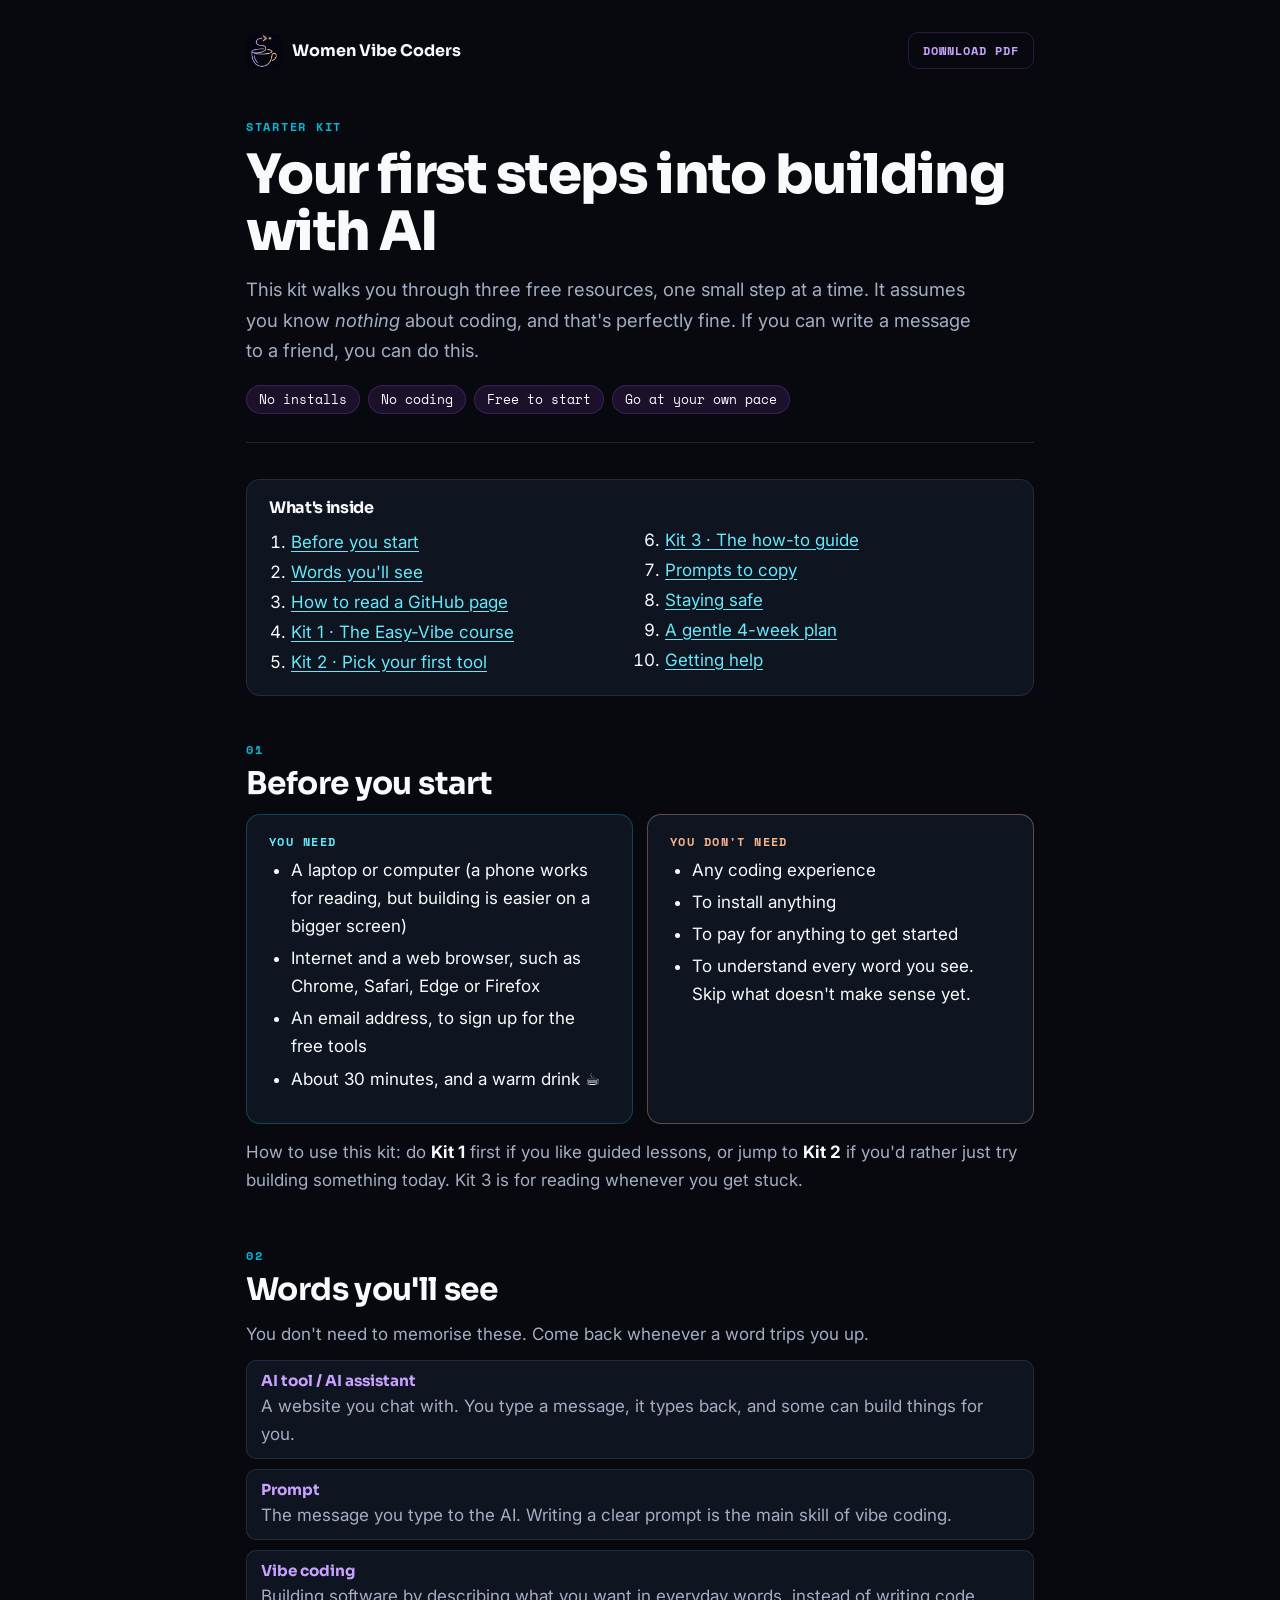
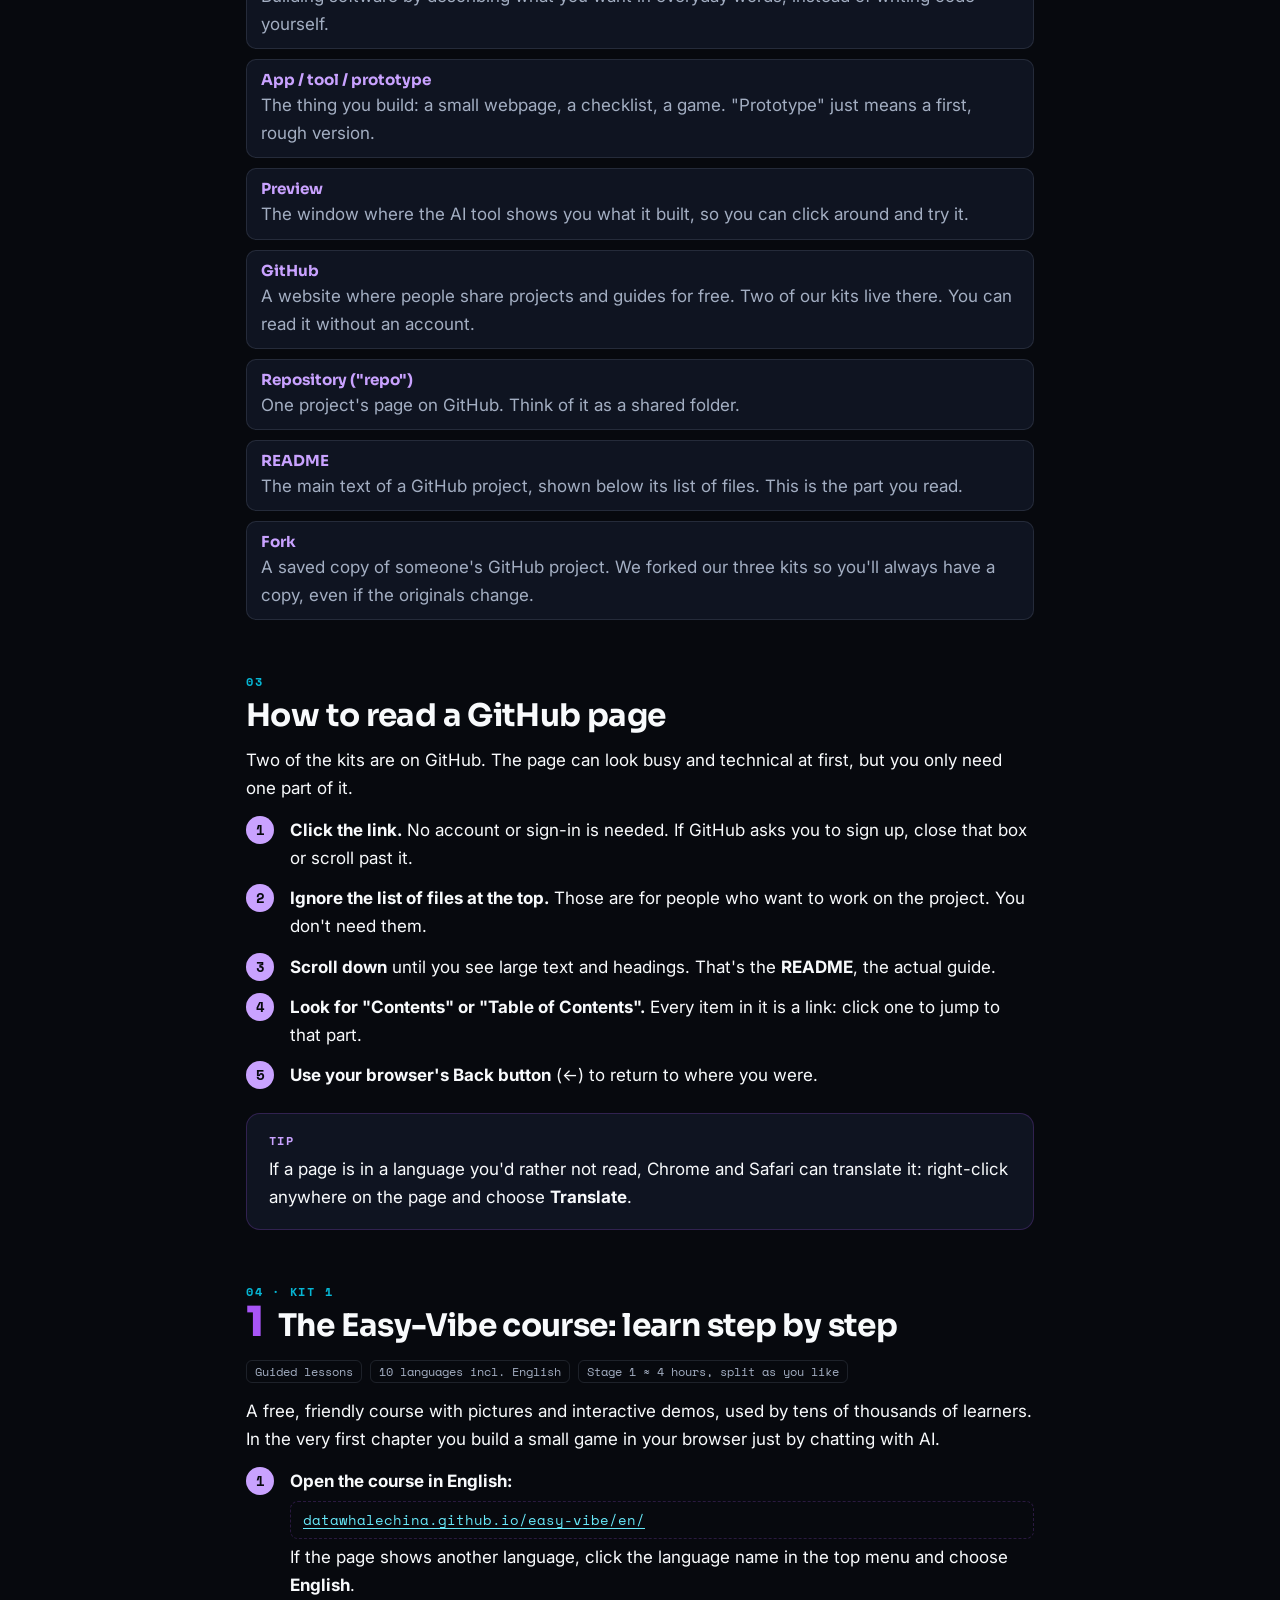
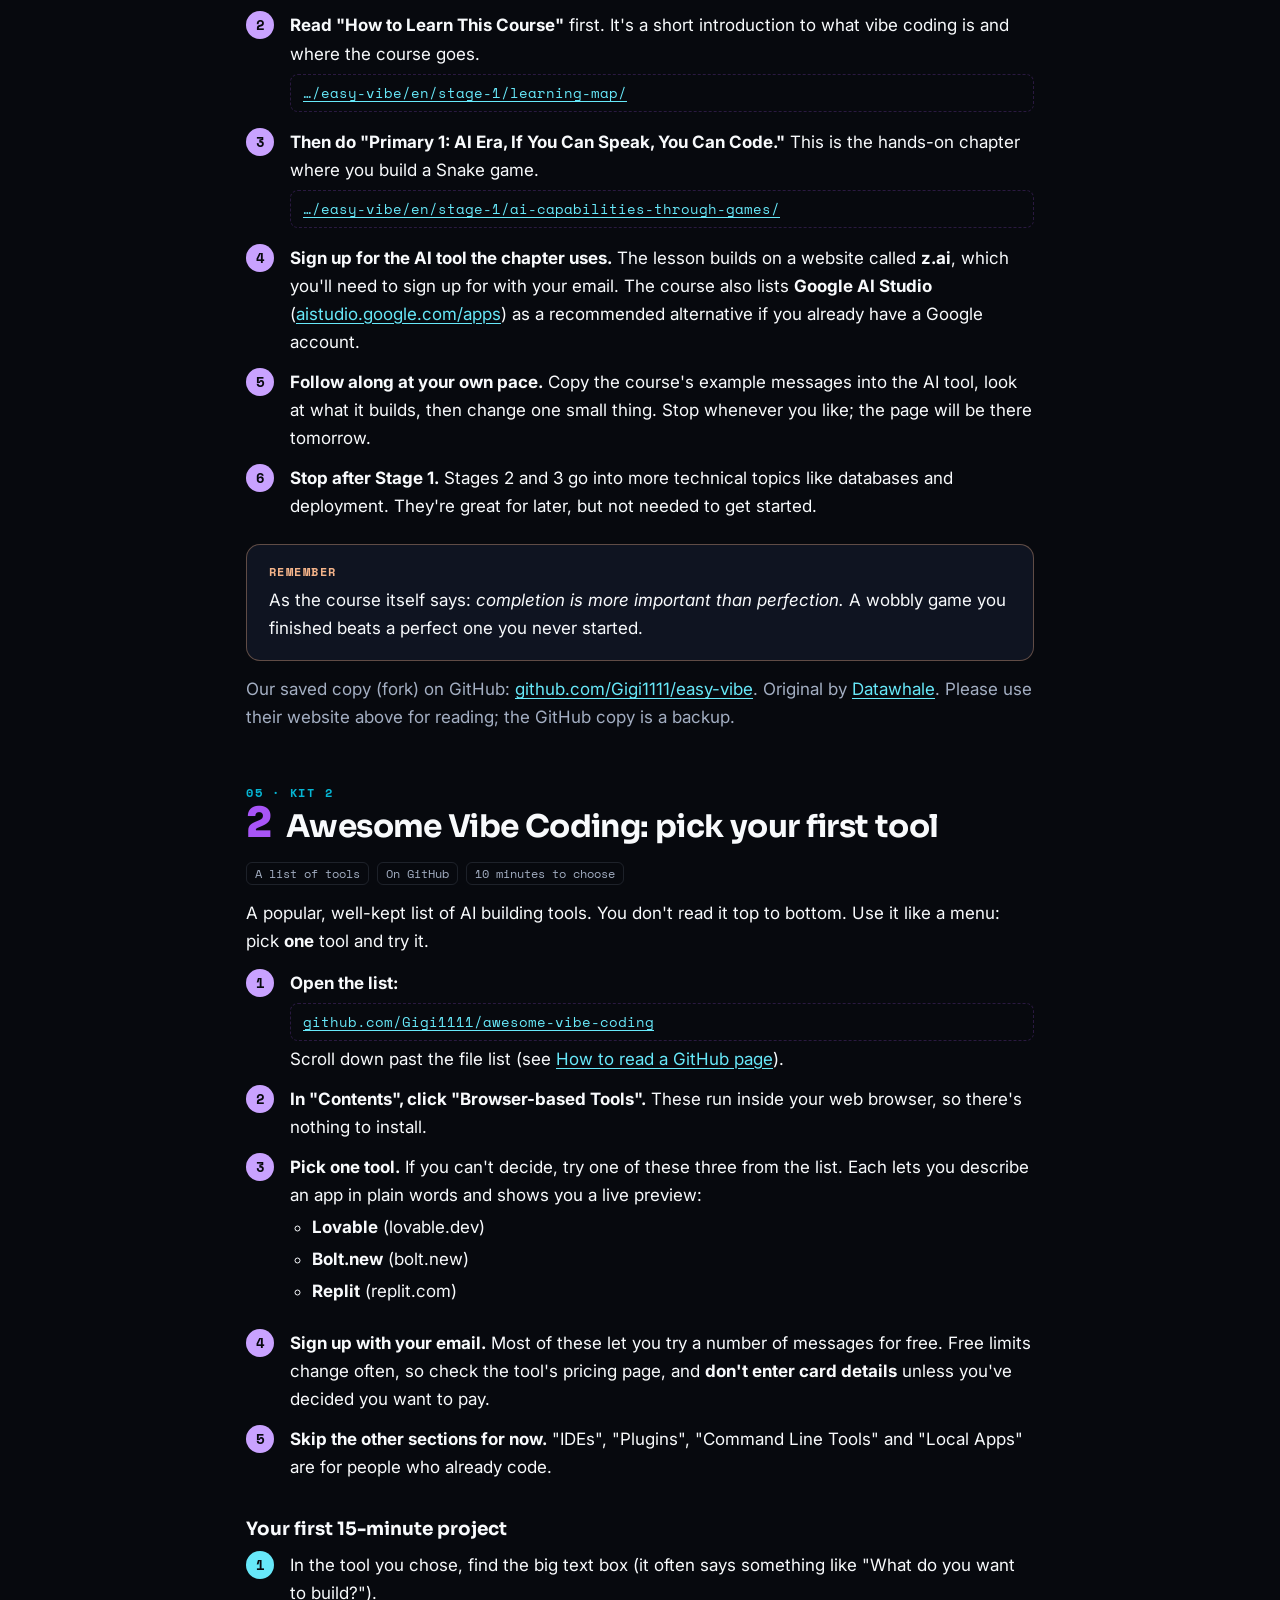
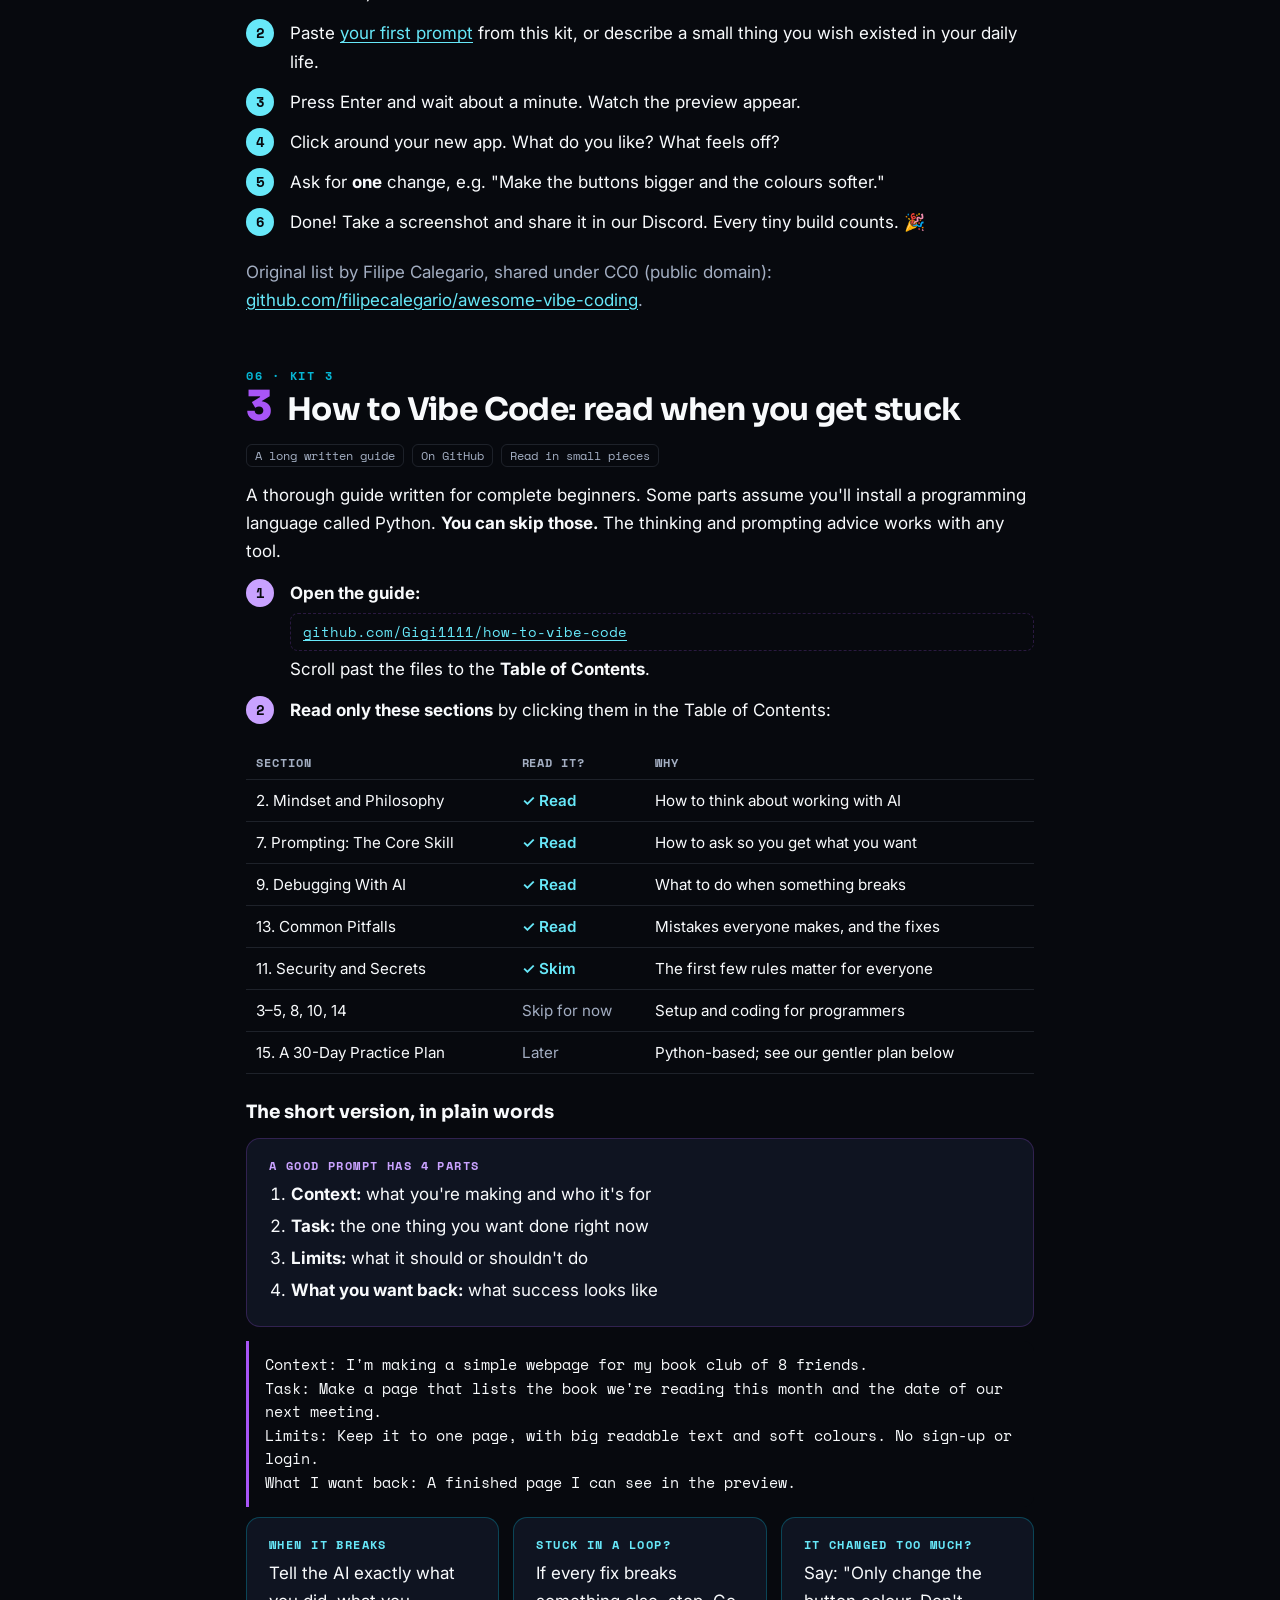
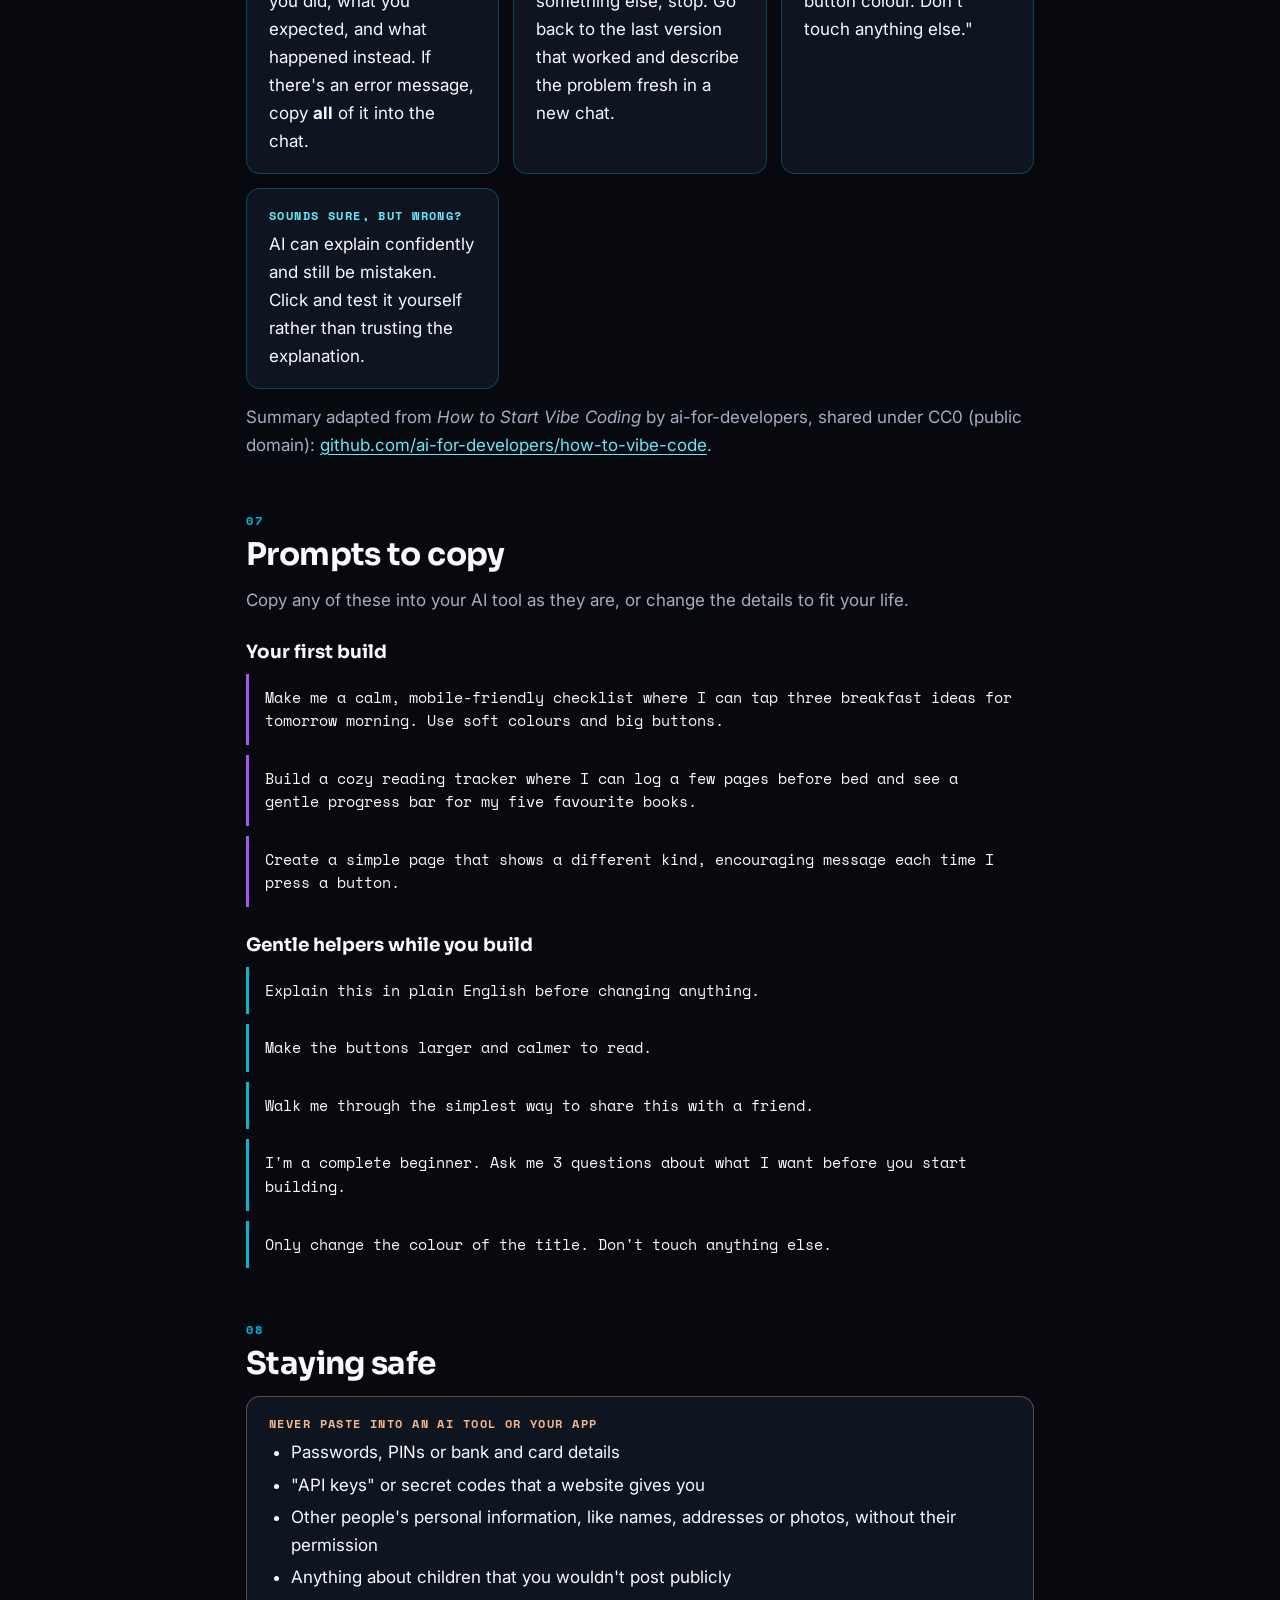
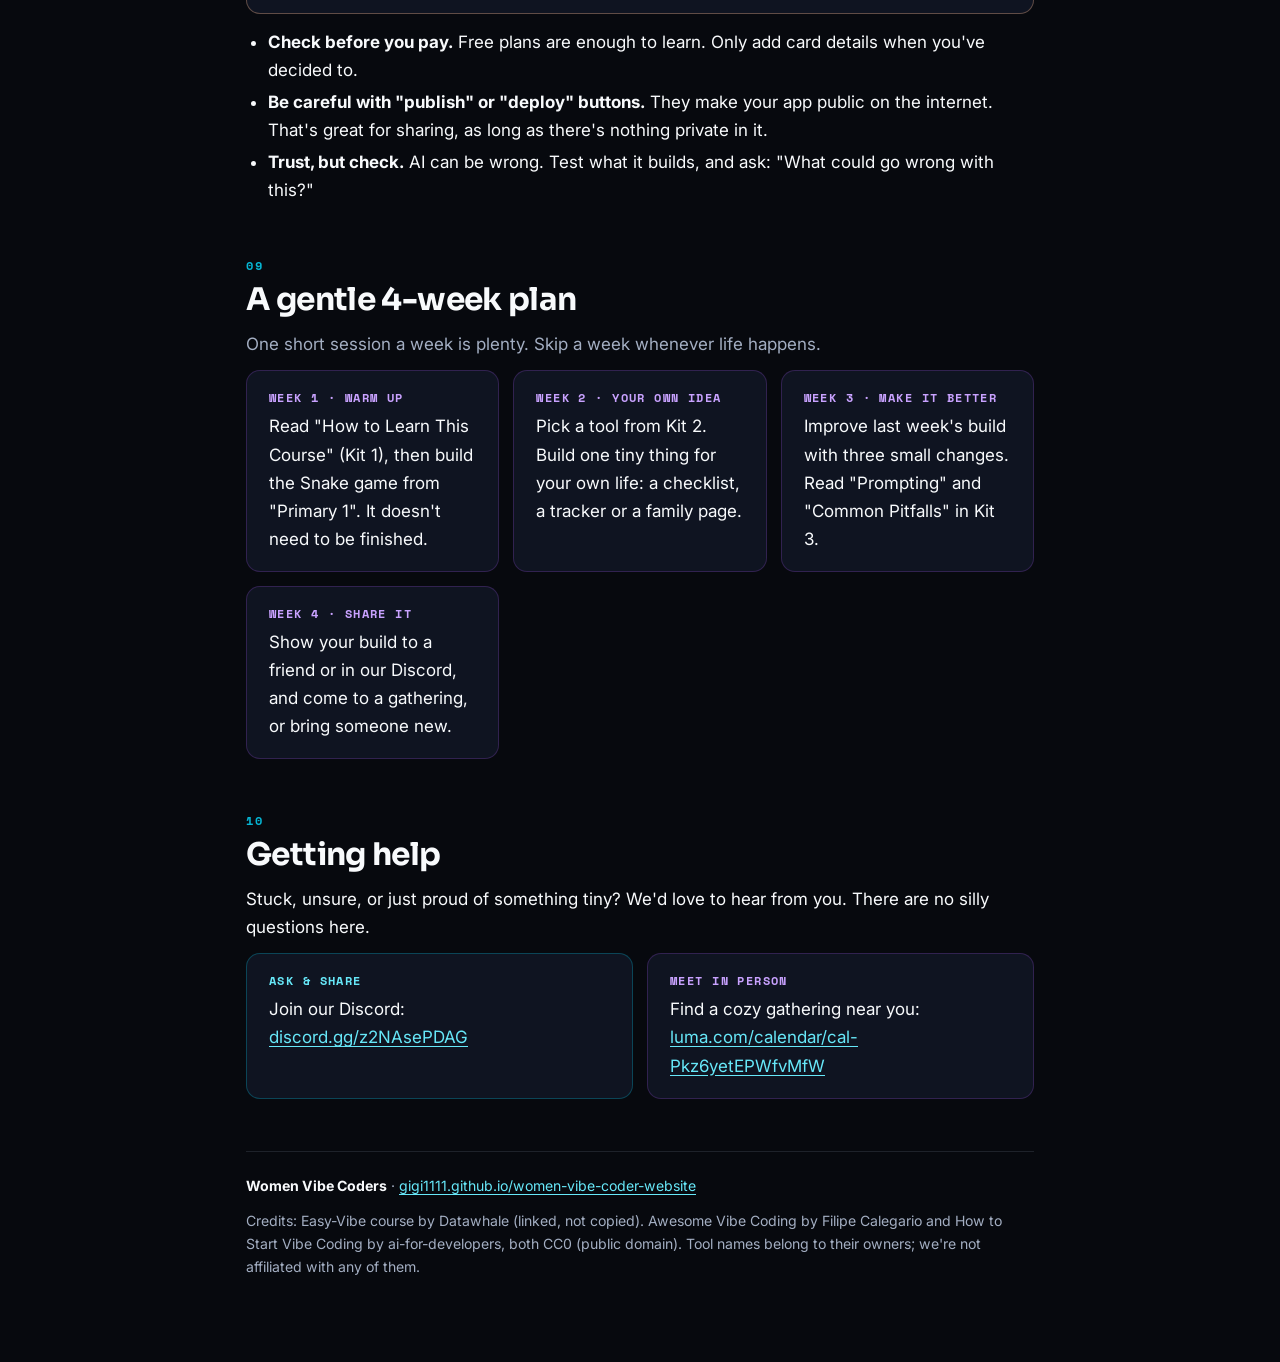
<file: starter-kit/index.html>
<!doctype html>
<html lang="en">
<head>
  <meta charset="utf-8">
  <meta name="viewport" content="width=device-width, initial-scale=1">
  <title>Starter Kit · Women Vibe Coders</title>
  <meta name="description" content="A gentle, step-by-step starter kit for complete beginners: how to use three free vibe coding resources, starter prompts, and safety basics.">
  <link rel="icon" type="image/png" href="../assets/favicon.png">
  <meta property="og:title" content="Women Vibe Coders · Starter Kit">
  <meta property="og:description" content="Your first steps into building with AI. No experience needed.">
  <meta property="og:image" content="https://gigi1111.github.io/women-vibe-coder-website/assets/og-image.png">
  <link rel="preconnect" href="https://fonts.googleapis.com">
  <link rel="preconnect" href="https://fonts.gstatic.com" crossorigin>
  <link href="https://fonts.googleapis.com/css2?family=Sora:wght@600;700;800&family=Inter:wght@400;500;600&family=Space+Mono:wght@400;700&display=swap" rel="stylesheet">
  <style>
    :root {
      --bg: #07090E;
      --surface: #0F1421;
      --surface-2: #151B2B;
      --line: rgba(168, 85, 247, 0.22);
      --line-soft: rgba(148, 163, 184, 0.16);
      --violet: #A855F7;
      --violet-soft: #C9A2FF;
      --peach: #F5B48A;
      --cyan: #06B6D4;
      --cyan-soft: #67E8F9;
      --text: #F8FAFC;
      --muted: #A3AEC2;
      --font-head: 'Sora', system-ui, sans-serif;
      --font-body: 'Inter', system-ui, -apple-system, sans-serif;
      --font-mono: 'Space Mono', ui-monospace, monospace;
    }
    * { box-sizing: border-box; }
    html { -webkit-print-color-adjust: exact; print-color-adjust: exact; }
    body {
      margin: 0;
      background: var(--bg);
      color: var(--text);
      font: 17px/1.65 var(--font-body);
    }
    a { color: var(--cyan-soft); text-underline-offset: 3px; }
    .wrap { max-width: 820px; margin: 0 auto; padding: 32px 16px 72px; }
    .topnav { display: flex; align-items: center; justify-content: space-between; gap: 12px; margin-bottom: 40px; }
    .brand { display: inline-flex; align-items: center; gap: 10px; color: var(--text); text-decoration: none; font: 700 1rem var(--font-head); }
    .brand img { width: 36px; height: 36px; border-radius: 9px; }
    .pdf-btn {
      font: 700 0.78rem var(--font-mono); letter-spacing: 0.08em; text-transform: uppercase;
      color: var(--violet-soft); text-decoration: none; border: 1px solid var(--line);
      padding: 8px 14px; border-radius: 10px; white-space: nowrap;
    }

    /* Cover */
    .cover { padding: 8px 0 28px; border-bottom: 1px solid var(--line-soft); margin-bottom: 36px; }
    .kicker { font: 700 0.78rem var(--font-mono); letter-spacing: 0.14em; text-transform: uppercase; color: var(--cyan); }
    h1 { font: 800 clamp(2.2rem, 6vw, 3.4rem)/1.05 var(--font-head); letter-spacing: -0.03em; margin: 10px 0 14px; }
    .lede { font-size: 1.15rem; color: var(--muted); max-width: 40em; margin: 0; }
    .cover-pills { display: flex; flex-wrap: wrap; gap: 8px; margin-top: 20px; }
    .pill { font: 0.8rem var(--font-mono); color: var(--text); background: rgba(168,85,247,0.12); border: 1px solid var(--line); padding: 4px 12px; border-radius: 999px; }

    /* Contents */
    .toc { background: var(--surface); border: 1px solid var(--line-soft); border-radius: 14px; padding: 18px 22px; margin-bottom: 44px; }
    .toc h2 { font-size: 1rem; margin: 0 0 8px; }
    .toc ol { margin: 0; padding-left: 22px; columns: 2 240px; column-gap: 28px; }
    .toc li { margin: 2px 0; break-inside: avoid; }

    /* Sections */
    section { margin: 0 0 52px; }
    h2 { font: 700 clamp(1.5rem, 3.6vw, 1.95rem)/1.2 var(--font-head); letter-spacing: -0.02em; margin: 6px 0 12px; }
    h3 { font: 700 1.15rem/1.3 var(--font-head); margin: 26px 0 8px; }
    p { margin: 0 0 12px; }
    .muted { color: var(--muted); }
    ul, ol { padding-left: 22px; margin: 0 0 12px; }
    li { margin: 4px 0; }
    strong { color: var(--text); }

    .card { background: var(--surface); border: 1px solid var(--line-soft); border-radius: 14px; padding: 18px 22px; margin: 14px 0; break-inside: avoid; }
    .card.violet { border-color: var(--line); }
    .card.cyan { border-color: rgba(6, 182, 212, 0.3); }
    .card.peach { border-color: rgba(245, 180, 138, 0.35); }
    .card-label { font: 700 0.74rem var(--font-mono); letter-spacing: 0.12em; text-transform: uppercase; margin-bottom: 6px; display: block; }
    .violet .card-label { color: var(--violet-soft); }
    .cyan .card-label { color: var(--cyan-soft); }
    .peach .card-label { color: var(--peach); }

    .kit-head { display: flex; align-items: baseline; gap: 14px; flex-wrap: wrap; }
    .kit-num { font: 800 2.6rem/1 var(--font-head); color: var(--violet); }
    .kit-meta { display: flex; flex-wrap: wrap; gap: 8px; margin: 4px 0 14px; }
    .tag { font: 0.75rem var(--font-mono); color: var(--muted); border: 1px solid var(--line-soft); border-radius: 6px; padding: 2px 8px; }

    .steps { counter-reset: step; list-style: none; padding: 0; }
    .steps > li { counter-increment: step; position: relative; padding: 2px 0 10px 44px; margin: 0; break-inside: avoid; }
    .steps > li::before {
      content: counter(step); position: absolute; left: 0; top: 2px;
      width: 28px; height: 28px; border-radius: 50%;
      display: grid; place-items: center;
      font: 700 0.85rem var(--font-mono); color: var(--bg); background: var(--violet-soft);
    }
    .steps.cyan > li::before { background: var(--cyan-soft); }

    .link-box { display: block; font: 0.85rem var(--font-mono); background: var(--bg); border: 1px dashed var(--line); border-radius: 8px; padding: 8px 12px; margin: 6px 0 4px; word-break: break-all; }
    .prompt {
      font: 0.92rem/1.6 var(--font-mono); background: var(--bg); border-left: 3px solid var(--violet);
      border-radius: 0 10px 10px 0; padding: 12px 16px; margin: 10px 0; white-space: pre-wrap; break-inside: avoid;
    }
    .prompt.cyan { border-left-color: var(--cyan); }

    .two-col { display: grid; grid-template-columns: repeat(auto-fit, minmax(240px, 1fr)); gap: 14px; }
    .two-col .card { margin: 0; }

    dl { margin: 0; display: grid; grid-template-columns: 1fr; gap: 10px; }
    dl div { background: var(--surface); border: 1px solid var(--line-soft); border-radius: 10px; padding: 10px 14px; break-inside: avoid; }
    dt { font: 700 0.95rem var(--font-head); color: var(--violet-soft); }
    dd { margin: 2px 0 0; color: var(--muted); }

    table { width: 100%; border-collapse: collapse; font-size: 0.95rem; margin: 8px 0 14px; }
    th, td { text-align: left; padding: 8px 10px; border-bottom: 1px solid var(--line-soft); vertical-align: top; }
    th { font: 700 0.75rem var(--font-mono); letter-spacing: 0.08em; text-transform: uppercase; color: var(--muted); }
    .yes { color: var(--cyan-soft); font-weight: 600; white-space: nowrap; }
    .skip { color: var(--muted); white-space: nowrap; }

    footer { border-top: 1px solid var(--line-soft); padding-top: 22px; font-size: 0.88rem; color: var(--muted); }

    .kicker { display: block; break-after: avoid; }

    @media print {
      /* Light, ink-friendly version for the PDF / printing */
      :root {
        --bg: #FFFFFF;
        --surface: #F7F4FC;
        --surface-2: #F1ECFA;
        --line: rgba(124, 58, 237, 0.35);
        --line-soft: rgba(15, 23, 42, 0.14);
        --violet: #7C3AED;
        --violet-soft: #6D28D9;
        --peach: #C2410C;
        --cyan: #0E7490;
        --cyan-soft: #0E7490;
        --text: #0F172A;
        --muted: #475569;
      }
      @page { size: A4; margin: 14mm 13mm; }
      body { font-size: 11pt; background: #fff; }
      .steps > li::before { color: #fff; }
      .pill { background: #F1ECFA; }
      .prompt, .link-box { background: #FAF8FE; }
      .wrap { max-width: none; padding: 0; }
      .pdf-btn { display: none; }
      .topnav { margin-bottom: 18px; }
      section { margin-bottom: 30px; }
      .page-break { break-before: page; }
      a { text-decoration: none; }
      h2, h3 { break-after: avoid; }
    }
  </style>
</head>
<body>
<div class="wrap">

  <nav class="topnav">
    <a class="brand" href="../index.html">
      <img src="../assets/logo.png" alt="" width="36" height="36">
      Women Vibe Coders
    </a>
    <a class="pdf-btn" href="../assets/downloads/women-vibe-coders-starter-kit.pdf" download>Download PDF</a>
  </nav>

  <header class="cover">
    <span class="kicker">Starter Kit</span>
    <h1>Your first steps into building with AI</h1>
    <p class="lede">This kit walks you through three free resources, one small step at a time. It assumes you know <em>nothing</em> about coding, and that's perfectly fine. If you can write a message to a friend, you can do this.</p>
    <div class="cover-pills">
      <span class="pill">No installs</span>
      <span class="pill">No coding</span>
      <span class="pill">Free to start</span>
      <span class="pill">Go at your own pace</span>
    </div>
  </header>

  <nav class="toc" aria-label="Contents">
    <h2>What's inside</h2>
    <ol>
      <li><a href="#before">Before you start</a></li>
      <li><a href="#words">Words you'll see</a></li>
      <li><a href="#github">How to read a GitHub page</a></li>
      <li><a href="#kit1">Kit 1 · The Easy-Vibe course</a></li>
      <li><a href="#kit2">Kit 2 · Pick your first tool</a></li>
      <li><a href="#kit3">Kit 3 · The how-to guide</a></li>
      <li><a href="#prompts">Prompts to copy</a></li>
      <li><a href="#safety">Staying safe</a></li>
      <li><a href="#plan">A gentle 4-week plan</a></li>
      <li><a href="#help">Getting help</a></li>
    </ol>
  </nav>

  <!-- 1 -->
  <section id="before">
    <span class="kicker">01</span>
    <h2>Before you start</h2>
    <div class="two-col">
      <div class="card cyan">
        <span class="card-label">You need</span>
        <ul>
          <li>A laptop or computer (a phone works for reading, but building is easier on a bigger screen)</li>
          <li>Internet and a web browser, such as Chrome, Safari, Edge or Firefox</li>
          <li>An email address, to sign up for the free tools</li>
          <li>About 30 minutes, and a warm drink ☕</li>
        </ul>
      </div>
      <div class="card peach">
        <span class="card-label">You don't need</span>
        <ul>
          <li>Any coding experience</li>
          <li>To install anything</li>
          <li>To pay for anything to get started</li>
          <li>To understand every word you see. Skip what doesn't make sense yet.</li>
        </ul>
      </div>
    </div>
    <p class="muted" style="margin-top:14px">How to use this kit: do <strong>Kit 1</strong> first if you like guided lessons, or jump to <strong>Kit 2</strong> if you'd rather just try building something today. Kit 3 is for reading whenever you get stuck.</p>
  </section>

  <!-- 2 -->
  <section id="words">
    <span class="kicker">02</span>
    <h2>Words you'll see</h2>
    <p class="muted">You don't need to memorise these. Come back whenever a word trips you up.</p>
    <dl>
      <div><dt>AI tool / AI assistant</dt><dd>A website you chat with. You type a message, it types back, and some can build things for you.</dd></div>
      <div><dt>Prompt</dt><dd>The message you type to the AI. Writing a clear prompt is the main skill of vibe coding.</dd></div>
      <div><dt>Vibe coding</dt><dd>Building software by describing what you want in everyday words, instead of writing code yourself.</dd></div>
      <div><dt>App / tool / prototype</dt><dd>The thing you build: a small webpage, a checklist, a game. "Prototype" just means a first, rough version.</dd></div>
      <div><dt>Preview</dt><dd>The window where the AI tool shows you what it built, so you can click around and try it.</dd></div>
      <div><dt>GitHub</dt><dd>A website where people share projects and guides for free. Two of our kits live there. You can read it without an account.</dd></div>
      <div><dt>Repository ("repo")</dt><dd>One project's page on GitHub. Think of it as a shared folder.</dd></div>
      <div><dt>README</dt><dd>The main text of a GitHub project, shown below its list of files. This is the part you read.</dd></div>
      <div><dt>Fork</dt><dd>A saved copy of someone's GitHub project. We forked our three kits so you'll always have a copy, even if the originals change.</dd></div>
    </dl>
  </section>

  <!-- 3 -->
  <section id="github" class="page-break">
    <span class="kicker">03</span>
    <h2>How to read a GitHub page</h2>
    <p>Two of the kits are on GitHub. The page can look busy and technical at first, but you only need one part of it.</p>
    <ol class="steps">
      <li><strong>Click the link.</strong> No account or sign-in is needed. If GitHub asks you to sign up, close that box or scroll past it.</li>
      <li><strong>Ignore the list of files at the top.</strong> Those are for people who want to work on the project. You don't need them.</li>
      <li><strong>Scroll down</strong> until you see large text and headings. That's the <strong>README</strong>, the actual guide.</li>
      <li><strong>Look for "Contents" or "Table of Contents".</strong> Every item in it is a link: click one to jump to that part.</li>
      <li><strong>Use your browser's Back button</strong> (←) to return to where you were.</li>
    </ol>
    <div class="card violet">
      <span class="card-label">Tip</span>
      <p style="margin:0">If a page is in a language you'd rather not read, Chrome and Safari can translate it: right-click anywhere on the page and choose <strong>Translate</strong>.</p>
    </div>
  </section>

  <!-- 4 -->
  <section id="kit1" class="page-break">
    <span class="kicker">04 · Kit 1</span>
    <div class="kit-head"><span class="kit-num">1</span><h2>The Easy-Vibe course: learn step by step</h2></div>
    <div class="kit-meta"><span class="tag">Guided lessons</span><span class="tag">10 languages incl. English</span><span class="tag">Stage 1 ≈ 4 hours, split as you like</span></div>
    <p>A free, friendly course with pictures and interactive demos, used by tens of thousands of learners. In the very first chapter you build a small game in your browser just by chatting with AI.</p>

    <ol class="steps">
      <li><strong>Open the course in English:</strong>
        <span class="link-box"><a href="https://datawhalechina.github.io/easy-vibe/en/">datawhalechina.github.io/easy-vibe/en/</a></span>
        If the page shows another language, click the language name in the top menu and choose <strong>English</strong>.</li>
      <li><strong>Read "How to Learn This Course"</strong> first. It's a short introduction to what vibe coding is and where the course goes.
        <span class="link-box"><a href="https://datawhalechina.github.io/easy-vibe/en/stage-1/learning-map/">…/easy-vibe/en/stage-1/learning-map/</a></span></li>
      <li><strong>Then do "Primary 1: AI Era, If You Can Speak, You Can Code."</strong> This is the hands-on chapter where you build a Snake game.
        <span class="link-box"><a href="https://datawhalechina.github.io/easy-vibe/en/stage-1/ai-capabilities-through-games/">…/easy-vibe/en/stage-1/ai-capabilities-through-games/</a></span></li>
      <li><strong>Sign up for the AI tool the chapter uses.</strong> The lesson builds on a website called <strong>z.ai</strong>, which you'll need to sign up for with your email. The course also lists <strong>Google AI Studio</strong> (<a href="https://aistudio.google.com/apps">aistudio.google.com/apps</a>) as a recommended alternative if you already have a Google account.</li>
      <li><strong>Follow along at your own pace.</strong> Copy the course's example messages into the AI tool, look at what it builds, then change one small thing. Stop whenever you like; the page will be there tomorrow.</li>
      <li><strong>Stop after Stage 1.</strong> Stages 2 and 3 go into more technical topics like databases and deployment. They're great for later, but not needed to get started.</li>
    </ol>
    <div class="card peach">
      <span class="card-label">Remember</span>
      <p style="margin:0">As the course itself says: <em>completion is more important than perfection.</em> A wobbly game you finished beats a perfect one you never started.</p>
    </div>
    <p class="muted">Our saved copy (fork) on GitHub: <a href="https://github.com/Gigi1111/easy-vibe">github.com/Gigi1111/easy-vibe</a>. Original by <a href="https://github.com/datawhalechina/easy-vibe">Datawhale</a>. Please use their website above for reading; the GitHub copy is a backup.</p>
  </section>

  <!-- 5 -->
  <section id="kit2" class="page-break">
    <span class="kicker">05 · Kit 2</span>
    <div class="kit-head"><span class="kit-num">2</span><h2>Awesome Vibe Coding: pick your first tool</h2></div>
    <div class="kit-meta"><span class="tag">A list of tools</span><span class="tag">On GitHub</span><span class="tag">10 minutes to choose</span></div>
    <p>A popular, well-kept list of AI building tools. You don't read it top to bottom. Use it like a menu: pick <strong>one</strong> tool and try it.</p>

    <ol class="steps">
      <li><strong>Open the list:</strong>
        <span class="link-box"><a href="https://github.com/Gigi1111/awesome-vibe-coding#browser-based-tools">github.com/Gigi1111/awesome-vibe-coding</a></span>
        Scroll down past the file list (see <a href="#github">How to read a GitHub page</a>).</li>
      <li><strong>In "Contents", click "Browser-based Tools".</strong> These run inside your web browser, so there's nothing to install.</li>
      <li><strong>Pick one tool.</strong> If you can't decide, try one of these three from the list. Each lets you describe an app in plain words and shows you a live preview:
        <ul>
          <li><strong>Lovable</strong> (lovable.dev)</li>
          <li><strong>Bolt.new</strong> (bolt.new)</li>
          <li><strong>Replit</strong> (replit.com)</li>
        </ul>
      </li>
      <li><strong>Sign up with your email.</strong> Most of these let you try a number of messages for free. Free limits change often, so check the tool's pricing page, and <strong>don't enter card details</strong> unless you've decided you want to pay.</li>
      <li><strong>Skip the other sections for now.</strong> "IDEs", "Plugins", "Command Line Tools" and "Local Apps" are for people who already code.</li>
    </ol>

    <h3>Your first 15-minute project</h3>
    <ol class="steps cyan">
      <li>In the tool you chose, find the big text box (it often says something like "What do you want to build?").</li>
      <li>Paste <a href="#prompts">your first prompt</a> from this kit, or describe a small thing you wish existed in your daily life.</li>
      <li>Press Enter and wait about a minute. Watch the preview appear.</li>
      <li>Click around your new app. What do you like? What feels off?</li>
      <li>Ask for <strong>one</strong> change, e.g. "Make the buttons bigger and the colours softer."</li>
      <li>Done! Take a screenshot and share it in our Discord. Every tiny build counts. 🎉</li>
    </ol>
    <p class="muted">Original list by Filipe Calegario, shared under CC0 (public domain): <a href="https://github.com/filipecalegario/awesome-vibe-coding">github.com/filipecalegario/awesome-vibe-coding</a>.</p>
  </section>

  <!-- 6 -->
  <section id="kit3">
    <span class="kicker">06 · Kit 3</span>
    <div class="kit-head"><span class="kit-num">3</span><h2>How to Vibe Code: read when you get stuck</h2></div>
    <div class="kit-meta"><span class="tag">A long written guide</span><span class="tag">On GitHub</span><span class="tag">Read in small pieces</span></div>
    <p>A thorough guide written for complete beginners. Some parts assume you'll install a programming language called Python. <strong>You can skip those.</strong> The thinking and prompting advice works with any tool.</p>

    <ol class="steps">
      <li><strong>Open the guide:</strong>
        <span class="link-box"><a href="https://github.com/Gigi1111/how-to-vibe-code">github.com/Gigi1111/how-to-vibe-code</a></span>
        Scroll past the files to the <strong>Table of Contents</strong>.</li>
      <li><strong>Read only these sections</strong> by clicking them in the Table of Contents:</li>
    </ol>
    <table>
      <thead><tr><th>Section</th><th>Read it?</th><th>Why</th></tr></thead>
      <tbody>
        <tr><td>2. Mindset and Philosophy</td><td class="yes">✓ Read</td><td>How to think about working with AI</td></tr>
        <tr><td>7. Prompting: The Core Skill</td><td class="yes">✓ Read</td><td>How to ask so you get what you want</td></tr>
        <tr><td>9. Debugging With AI</td><td class="yes">✓ Read</td><td>What to do when something breaks</td></tr>
        <tr><td>13. Common Pitfalls</td><td class="yes">✓ Read</td><td>Mistakes everyone makes, and the fixes</td></tr>
        <tr><td>11. Security and Secrets</td><td class="yes">✓ Skim</td><td>The first few rules matter for everyone</td></tr>
        <tr><td>3–5, 8, 10, 14</td><td class="skip">Skip for now</td><td>Setup and coding for programmers</td></tr>
        <tr><td>15. A 30-Day Practice Plan</td><td class="skip">Later</td><td>Python-based; see our gentler plan below</td></tr>
      </tbody>
    </table>

    <h3>The short version, in plain words</h3>
    <div class="card violet">
      <span class="card-label">A good prompt has 4 parts</span>
      <ol style="margin:0">
        <li><strong>Context:</strong> what you're making and who it's for</li>
        <li><strong>Task:</strong> the one thing you want done right now</li>
        <li><strong>Limits:</strong> what it should or shouldn't do</li>
        <li><strong>What you want back:</strong> what success looks like</li>
      </ol>
    </div>
    <div class="prompt">Context: I'm making a simple webpage for my book club of 8 friends.
Task: Make a page that lists the book we're reading this month and the date of our next meeting.
Limits: Keep it to one page, with big readable text and soft colours. No sign-up or login.
What I want back: A finished page I can see in the preview.</div>

    <div class="two-col">
      <div class="card cyan">
        <span class="card-label">When it breaks</span>
        <p style="margin:0">Tell the AI exactly what you did, what you expected, and what happened instead. If there's an error message, copy <strong>all</strong> of it into the chat.</p>
      </div>
      <div class="card cyan">
        <span class="card-label">Stuck in a loop?</span>
        <p style="margin:0">If every fix breaks something else, stop. Go back to the last version that worked and describe the problem fresh in a new chat.</p>
      </div>
      <div class="card cyan">
        <span class="card-label">It changed too much?</span>
        <p style="margin:0">Say: "Only change the button colour. Don't touch anything else."</p>
      </div>
      <div class="card cyan">
        <span class="card-label">Sounds sure, but wrong?</span>
        <p style="margin:0">AI can explain confidently and still be mistaken. Click and test it yourself rather than trusting the explanation.</p>
      </div>
    </div>
    <p class="muted" style="margin-top:14px">Summary adapted from <em>How to Start Vibe Coding</em> by ai-for-developers, shared under CC0 (public domain): <a href="https://github.com/ai-for-developers/how-to-vibe-code">github.com/ai-for-developers/how-to-vibe-code</a>.</p>
  </section>

  <!-- 7 -->
  <section id="prompts" class="page-break">
    <span class="kicker">07</span>
    <h2>Prompts to copy</h2>
    <p class="muted">Copy any of these into your AI tool as they are, or change the details to fit your life.</p>

    <h3>Your first build</h3>
    <div class="prompt">Make me a calm, mobile-friendly checklist where I can tap three breakfast ideas for tomorrow morning. Use soft colours and big buttons.</div>
    <div class="prompt">Build a cozy reading tracker where I can log a few pages before bed and see a gentle progress bar for my five favourite books.</div>
    <div class="prompt">Create a simple page that shows a different kind, encouraging message each time I press a button.</div>

    <h3>Gentle helpers while you build</h3>
    <div class="prompt cyan">Explain this in plain English before changing anything.</div>
    <div class="prompt cyan">Make the buttons larger and calmer to read.</div>
    <div class="prompt cyan">Walk me through the simplest way to share this with a friend.</div>
    <div class="prompt cyan">I'm a complete beginner. Ask me 3 questions about what I want before you start building.</div>
    <div class="prompt cyan">Only change the colour of the title. Don't touch anything else.</div>
  </section>

  <!-- 8 -->
  <section id="safety">
    <span class="kicker">08</span>
    <h2>Staying safe</h2>
    <div class="card peach">
      <span class="card-label">Never paste into an AI tool or your app</span>
      <ul style="margin:0">
        <li>Passwords, PINs or bank and card details</li>
        <li>"API keys" or secret codes that a website gives you</li>
        <li>Other people's personal information, like names, addresses or photos, without their permission</li>
        <li>Anything about children that you wouldn't post publicly</li>
      </ul>
    </div>
    <ul>
      <li><strong>Check before you pay.</strong> Free plans are enough to learn. Only add card details when you've decided to.</li>
      <li><strong>Be careful with "publish" or "deploy" buttons.</strong> They make your app public on the internet. That's great for sharing, as long as there's nothing private in it.</li>
      <li><strong>Trust, but check.</strong> AI can be wrong. Test what it builds, and ask: "What could go wrong with this?"</li>
    </ul>
  </section>

  <!-- 9 -->
  <section id="plan">
    <span class="kicker">09</span>
    <h2>A gentle 4-week plan</h2>
    <p class="muted">One short session a week is plenty. Skip a week whenever life happens.</p>
    <div class="two-col">
      <div class="card violet"><span class="card-label">Week 1 · Warm up</span><p style="margin:0">Read "How to Learn This Course" (Kit 1), then build the Snake game from "Primary 1". It doesn't need to be finished.</p></div>
      <div class="card violet"><span class="card-label">Week 2 · Your own idea</span><p style="margin:0">Pick a tool from Kit 2. Build one tiny thing for your own life: a checklist, a tracker or a family page.</p></div>
      <div class="card violet"><span class="card-label">Week 3 · Make it better</span><p style="margin:0">Improve last week's build with three small changes. Read "Prompting" and "Common Pitfalls" in Kit 3.</p></div>
      <div class="card violet"><span class="card-label">Week 4 · Share it</span><p style="margin:0">Show your build to a friend or in our Discord, and come to a gathering, or bring someone new.</p></div>
    </div>
  </section>

  <!-- 10 -->
  <section id="help">
    <span class="kicker">10</span>
    <h2>Getting help</h2>
    <p>Stuck, unsure, or just proud of something tiny? We'd love to hear from you. There are no silly questions here.</p>
    <div class="two-col">
      <div class="card cyan">
        <span class="card-label">Ask &amp; share</span>
        <p style="margin:0">Join our Discord:<br><a href="https://discord.gg/z2NAsePDAG">discord.gg/z2NAsePDAG</a></p>
      </div>
      <div class="card violet">
        <span class="card-label">Meet in person</span>
        <p style="margin:0">Find a cozy gathering near you:<br><a href="https://luma.com/calendar/cal-Pkz6yetEPWfvMfW">luma.com/calendar/cal-Pkz6yetEPWfvMfW</a></p>
      </div>
    </div>
  </section>

  <footer>
    <p><strong>Women Vibe Coders</strong> · <a href="https://gigi1111.github.io/women-vibe-coder-website/">gigi1111.github.io/women-vibe-coder-website</a></p>
    <p>Credits: Easy-Vibe course by Datawhale (linked, not copied). Awesome Vibe Coding by Filipe Calegario and How to Start Vibe Coding by ai-for-developers, both CC0 (public domain). Tool names belong to their owners; we're not affiliated with any of them.</p>
  </footer>
</div>
</body>
</html>
</file>
